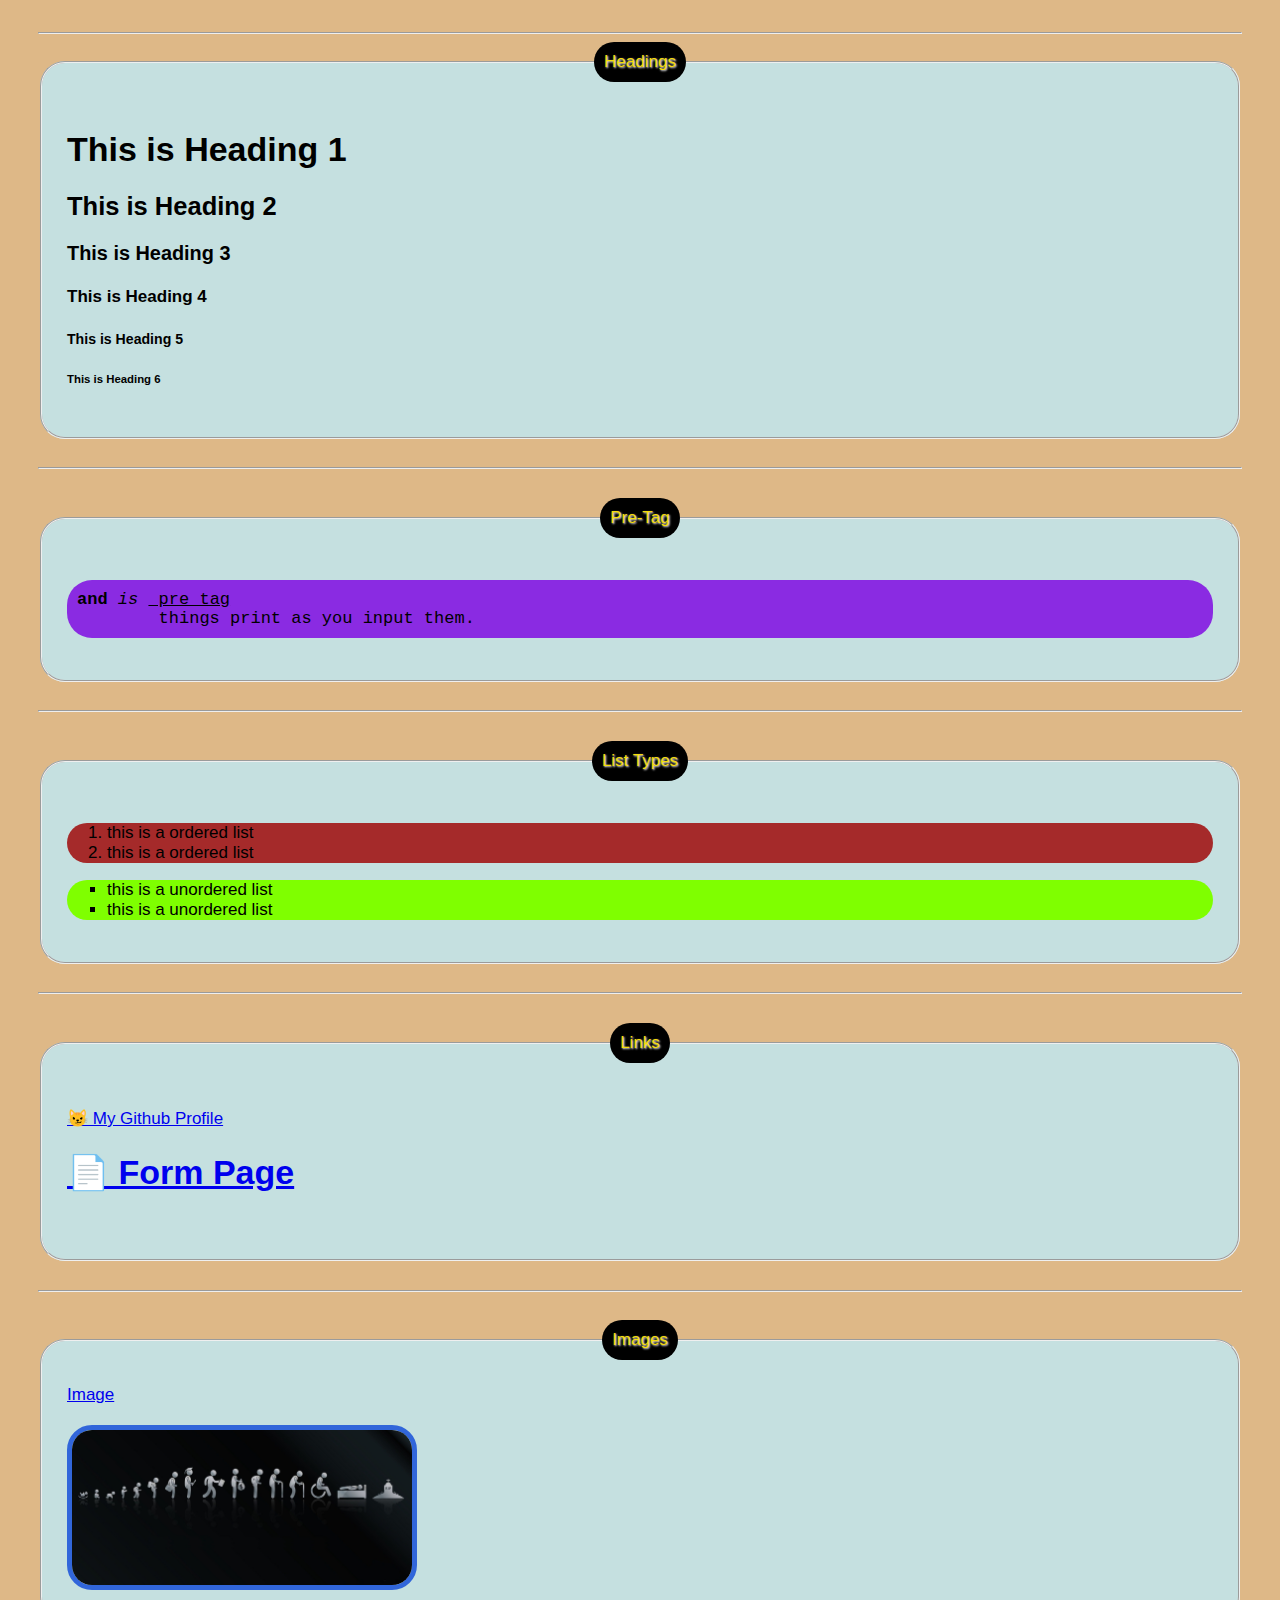
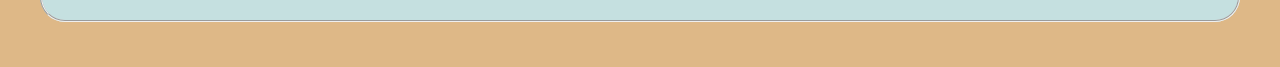
<file: Basic/Index.html>
<!DOCTYPE html>
<html lang="en">

<head>
    <meta charset="UTF-8">
    <meta name="viewport" content="width=device-width, initial-scale=1.0">
    <title>This is a basic Web-Page</title>

    <link rel="stylesheet" href="style.css">
</head>

<body>
    <hr>

    <fieldset>
        <legend>
            Headings
        </legend>
        <div>

            <! this is Heading one !>
                <h1>This is Heading 1</h1>
                <h2>This is Heading 2</h2>
                <h3>This is Heading 3</h3>
                <h4>This is Heading 4</h4>
                <h5>This is Heading 5</h5>
                <h6>This is Heading 6</h6>
    </fieldset>
    </div>
    <br>
    <hr>
    <br>
    <fieldset>

        <legend>
            Pre-Tag
        </legend>
        <pre><b>and</b><i> is</i> <u> pre tag</u>
        things print as you input them.</pre>
    </fieldset><br>

    <hr>
    <br>
    <fieldset>

        <legend>
            List Types
        </legend>
        <ol class="order">
            <li> this is a ordered list</li>
            <li> this is a ordered list</li>
        </ol>
        <ul class="unorder">
            <li>this is a unordered list</li>
            <li>this is a unordered list</li>
        </ul>
    </fieldset><br>
    <hr><br>
    <fieldset>
        <legend>
            Links
        </legend>
        <br>

        <a href="https://github.com/RitikJaat" target="_blank">	&#128572 My Github Profile</a><br>
        <a href="page2.html">
            <h1>&#128196 Form Page</h1>
        </a> <br>
    </fieldset><br>
    <hr>
    <br>
    <fieldset>
        <legend>Images</legend>
        <a href="https://drive.google.com/file/d/1VSAvAzU-Id0-zNR2YIS3G6hmwwHr6z8p/view?usp=drive_link
                ">Image</a><br>
        <br>
        <img src="pxfuel.jpg" alt="This is a Image." width="350">
    </fieldset><br>

</body>

</html>
</file>
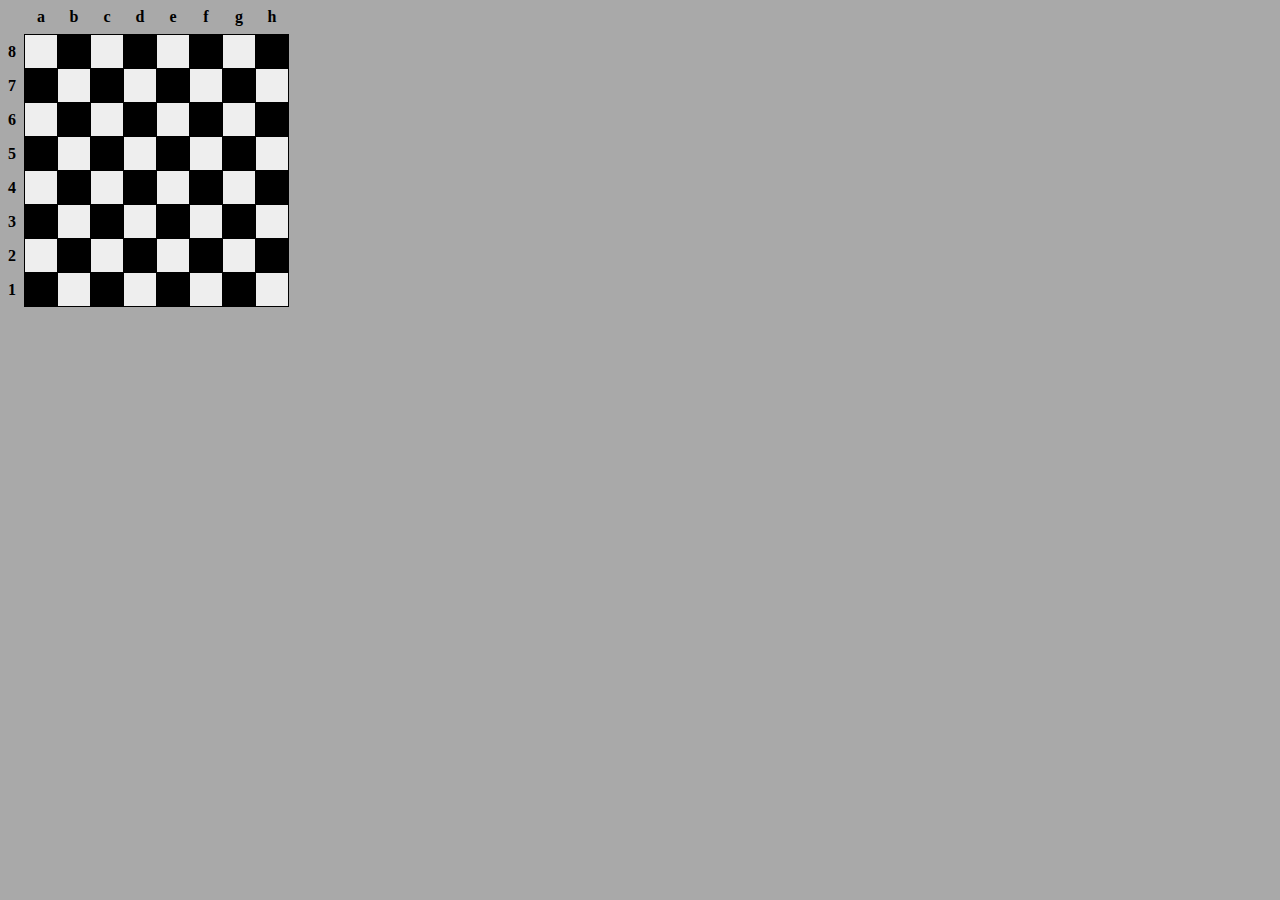
<file: chess/index.html>
<!DOCTYPE html>
<html lang="en">
<head>
    <meta charset="UTF-8">
    <meta name="viewport" content="width=device-width, initial-scale=1.0">
    <title>Chess</title>
    <link rel="shortcut icon" href="https://img.icons8.com/?size=40&id=36030&format=png" type="image/x-icon">
    <link rel="stylesheet" href="style.css">
</head>
<body>
    <div class="layout">
        <table class="chess-board">
            <tbody>
                <tr>
                    <th></th>
                    <th>a</th>
                    <th>b</th>
                    <th>c</th>
                    <th>d</th>
                    <th>e</th>
                    <th>f</th>
                    <th>g</th>
                    <th>h</th>
                </tr>
                <tr>
                    <th>8</th>
                    <td class="light"></td>
                    <td class="dark"></td>
                    <td class="light"></td>
                    <td class="dark"></td>
                    <td class="light"></td>
                    <td class="dark"></td>
                    <td class="light"></td>
                    <td class="dark"></td>
                </tr>
                <tr>
                    <th>7</th>
                    <td class="dark"></td>
                    <td class="light"></td>
                    <td class="dark"></td>
                    <td class="light"></td>
                    <td class="dark"></td>
                    <td class="light"></td>
                    <td class="dark"></td>
                    <td class="light"></td>
                </tr>
                <tr>
                    <th>6</th>
                    <td class="light"></td>
                    <td class="dark"></td>
                    <td class="light"></td>
                    <td class="dark"></td>
                    <td class="light"></td>
                    <td class="dark"></td>
                    <td class="light"></td>
                    <td class="dark"></td>
                </tr>
                <tr>
                    <th>5</th>
                    <td class="dark"></td>
                    <td class="light"></td>
                    <td class="dark"></td>
                    <td class="light"></td>
                    <td class="dark"></td>
                    <td class="light"></td>
                    <td class="dark"></td>
                    <td class="light"></td>
                </tr>
                <tr>
                    <th>4</th>
                    <td class="light"></td>
                    <td class="dark"></td>
                    <td class="light"></td>
                    <td class="dark"></td>
                    <td class="light"></td>
                    <td class="dark"></td>
                    <td class="light"></td>
                    <td class="dark"></td>
                </tr>
                <tr>
                    <th>3</th>
                    <td class="dark"></td>
                    <td class="light"></td>
                    <td class="dark"></td>
                    <td class="light"></td>
                    <td class="dark"></td>
                    <td class="light"></td>
                    <td class="dark"></td>
                    <td class="light"></td>
                </tr>
                <tr>
                    <th>2</th>
                    <td class="light"></td>
                    <td class="dark"></td>
                    <td class="light"></td>
                    <td class="dark"></td>
                    <td class="light"></td>
                    <td class="dark"></td>
                    <td class="light"></td>
                    <td class="dark"></td>
                </tr>
                <tr>
                    <th>1</th>
                    <td class="dark"></td>
                    <td class="light"></td>
                    <td class="dark"></td>
                    <td class="light"></td>
                    <td class="dark"></td>
                    <td class="light"></td>
                    <td class="dark"></td>
                    <td class="light"></td>
                </tr>
            </tbody>
        </table>
    </div>
</body>
</html>
</file>
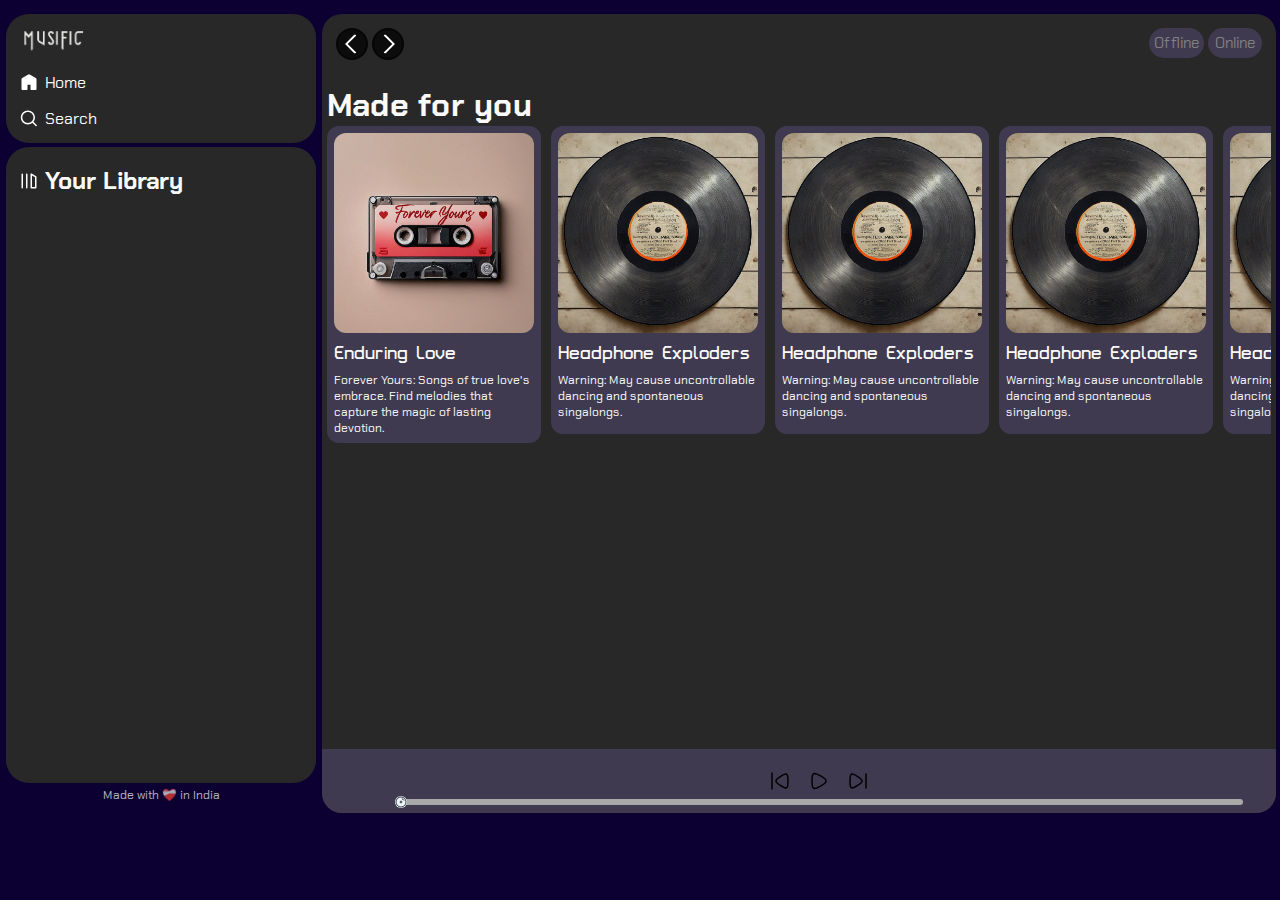
<file: Musific/index.html>
<!DOCTYPE html>
<html lang="en">

<head>
    <meta charset="UTF-8">
    <meta name="viewport" content="width=device-width, initial-scale=1.0">
    <title>Musific</title>
    <link rel="stylesheet" href="style.css">
    <link rel="stylesheet" href="utilities.css">
    <link rel="shortcut icon" href="/Musific/assets/favicon_svg.svg" type="image/x-icon">
</head>

<body>
    <div class="container flex bg-black prevent-select">
        <div class="left rounded">
            <div class="home margin padding bg-lblack overflow">
                <div class="box1">

                    <div class="logo">
                        <img src="/Musific/assets/textlogo.svg" draggable="false" alt="logo">
                    </div>

                    <ul>
                        <li><img class="invert" src="/Musific/assets/home.svg" alt="home" draggable="false">Home</li>
                        <li><img class="invert" src="/Musific/assets/lens.svg" alt="lens" draggable="false">Search</li>

                    </ul>
                </div>

            </div>

            <div class="library bg-lblack overflow">
                <div class="heading">
                    <img class="invert" src="/Musific/assets/library.svg" alt="library" draggable="false">
                    <h2>Your Library</h2>
                </div>

                <div class="songList" id="songList">
                    <ul>
                        
                    </ul>
                </div>

            </div>

            <div class="footer">
                Made with ❤️‍🩹 in India
            </div>

        </div>

        <div class="right rounded bg-lblack margin" style="margin: 14px 4px 0 0">
            <div class="header padding">
                <div class="arrows">
                    <img class="invert" src="/Musific/assets/backarrow.svg" alt="back" draggable="false">
                    <img class="invert" src="/Musific/assets/forwardarrow.svg" alt="forward" draggable="false">
                </div>
                <div class="buttons">
                    <button class="localbtn">Offline</button>
                    <button class="onlinebtn">Online</button>
                </div>
            </div>

            <div class="mfu">
                <h1>Made for you</h1>
                <div class="cardContainer">
                    <div class="card">
                        <div class="play">
                            <svg xmlns="http://www.w3.org/2000/svg" viewBox="0 0 24 24" width="24" height="24"
                                color="#000000" fill="var(--dblue)">
                                <circle cx="12" cy="12" r="10" stroke="var(--dblue)" stroke-width="1.5" />
                                <path
                                    d="M9.5 11.1998V12.8002C9.5 14.3195 9.5 15.0791 9.95576 15.3862C10.4115 15.6932 11.0348 15.3535 12.2815 14.6741L13.7497 13.8738C15.2499 13.0562 16 12.6474 16 12C16 11.3526 15.2499 10.9438 13.7497 10.1262L12.2815 9.32594C11.0348 8.6465 10.4115 8.30678 9.95576 8.61382C9.5 8.92086 9.5 9.6805 9.5 11.1998Z"
                                    fill="var(--lblue)" />
                            </svg>
                        </div>
                        <img src="/Musific/assets/forever-yours.jpeg" alt="forever-yours">
                        <h3>Enduring Love</h3>
                        <p>Forever Yours: Songs of true love's embrace. Find melodies that capture the magic of lasting
                            devotion.</p>
                    </div>



                    <div class="card">
                        <div class="play">
                            <svg xmlns="http://www.w3.org/2000/svg" viewBox="0 0 24 24" width="24" height="24"
                                color="#000000" fill="var(--dblue)">
                                <circle cx="12" cy="12" r="10" stroke="var(--dblue)" stroke-width="1.5" />
                                <path
                                    d="M9.5 11.1998V12.8002C9.5 14.3195 9.5 15.0791 9.95576 15.3862C10.4115 15.6932 11.0348 15.3535 12.2815 14.6741L13.7497 13.8738C15.2499 13.0562 16 12.6474 16 12C16 11.3526 15.2499 10.9438 13.7497 10.1262L12.2815 9.32594C11.0348 8.6465 10.4115 8.30678 9.95576 8.61382C9.5 8.92086 9.5 9.6805 9.5 11.1998Z"
                                    fill="var(--lblue)" />
                            </svg>
                        </div>
                        <img src="/Musific/assets/music-disk.jpeg" alt="Music-Disk">
                        <h3>Headphone Exploders</h3>
                        <p>Warning: May cause uncontrollable dancing and spontaneous singalongs.</p>
                    </div>



                    <div class="card">
                        <div class="play">
                            <svg xmlns="http://www.w3.org/2000/svg" viewBox="0 0 24 24" width="24" height="24"
                                color="#000000" fill="var(--dblue)">
                                <circle cx="12" cy="12" r="10" stroke="var(--dblue)" stroke-width="1.5" />
                                <path
                                    d="M9.5 11.1998V12.8002C9.5 14.3195 9.5 15.0791 9.95576 15.3862C10.4115 15.6932 11.0348 15.3535 12.2815 14.6741L13.7497 13.8738C15.2499 13.0562 16 12.6474 16 12C16 11.3526 15.2499 10.9438 13.7497 10.1262L12.2815 9.32594C11.0348 8.6465 10.4115 8.30678 9.95576 8.61382C9.5 8.92086 9.5 9.6805 9.5 11.1998Z"
                                    fill="var(--lblue)" />
                            </svg>
                        </div>
                        <img src="/Musific/assets/music-disk.jpeg" alt="Music-Disk">
                        <h3>Headphone Exploders</h3>
                        <p>Warning: May cause uncontrollable dancing and spontaneous singalongs.</p>
                    </div>



                    <div class="card">
                        <div class="play">
                            <svg xmlns="http://www.w3.org/2000/svg" viewBox="0 0 24 24" width="24" height="24"
                                color="#000000" fill="var(--dblue)">
                                <circle cx="12" cy="12" r="10" stroke="var(--dblue)" stroke-width="1.5" />
                                <path
                                    d="M9.5 11.1998V12.8002C9.5 14.3195 9.5 15.0791 9.95576 15.3862C10.4115 15.6932 11.0348 15.3535 12.2815 14.6741L13.7497 13.8738C15.2499 13.0562 16 12.6474 16 12C16 11.3526 15.2499 10.9438 13.7497 10.1262L12.2815 9.32594C11.0348 8.6465 10.4115 8.30678 9.95576 8.61382C9.5 8.92086 9.5 9.6805 9.5 11.1998Z"
                                    fill="var(--lblue)" />
                            </svg>
                        </div>
                        <img src="/Musific/assets/music-disk.jpeg" alt="Music-Disk">
                        <h3>Headphone Exploders</h3>
                        <p>Warning: May cause uncontrollable dancing and spontaneous singalongs.</p>
                    </div>



                    <div class="card">
                        <div class="play">
                            <svg xmlns="http://www.w3.org/2000/svg" viewBox="0 0 24 24" width="24" height="24"
                                color="#000000" fill="var(--dblue)">
                                <circle cx="12" cy="12" r="10" stroke="var(--dblue)" stroke-width="1.5" />
                                <path
                                    d="M9.5 11.1998V12.8002C9.5 14.3195 9.5 15.0791 9.95576 15.3862C10.4115 15.6932 11.0348 15.3535 12.2815 14.6741L13.7497 13.8738C15.2499 13.0562 16 12.6474 16 12C16 11.3526 15.2499 10.9438 13.7497 10.1262L12.2815 9.32594C11.0348 8.6465 10.4115 8.30678 9.95576 8.61382C9.5 8.92086 9.5 9.6805 9.5 11.1998Z"
                                    fill="var(--lblue)" />
                            </svg>
                        </div>
                        <img src="/Musific/assets/music-disk.jpeg" alt="Music-Disk">
                        <h3>Headphone Exploders</h3>
                        <p>Warning: May cause uncontrollable dancing and spontaneous singalongs.</p>
                    </div>



                </div>
            </div>

            <div class="playbar">

                <div class="songinfo"></div>

                <div class="songcontrols">
                    <img src="/Musific/assets/previous.svg" alt="previous song">
                    <img src="/Musific/assets/play.svg" alt="play/pause song">
                    <img src="/Musific/assets/next.svg" alt="next song">
                </div>

                <div class="seekbar">
                    <div class="circle">
                        <img src="/Musific/assets/disk.svg" alt="disk">
                    </div>
                </div>


                <div class="timebar"></div>
            </div>
        </div>

    </div>
    <script src="script.js"></script>

</body>

</html>
</file>
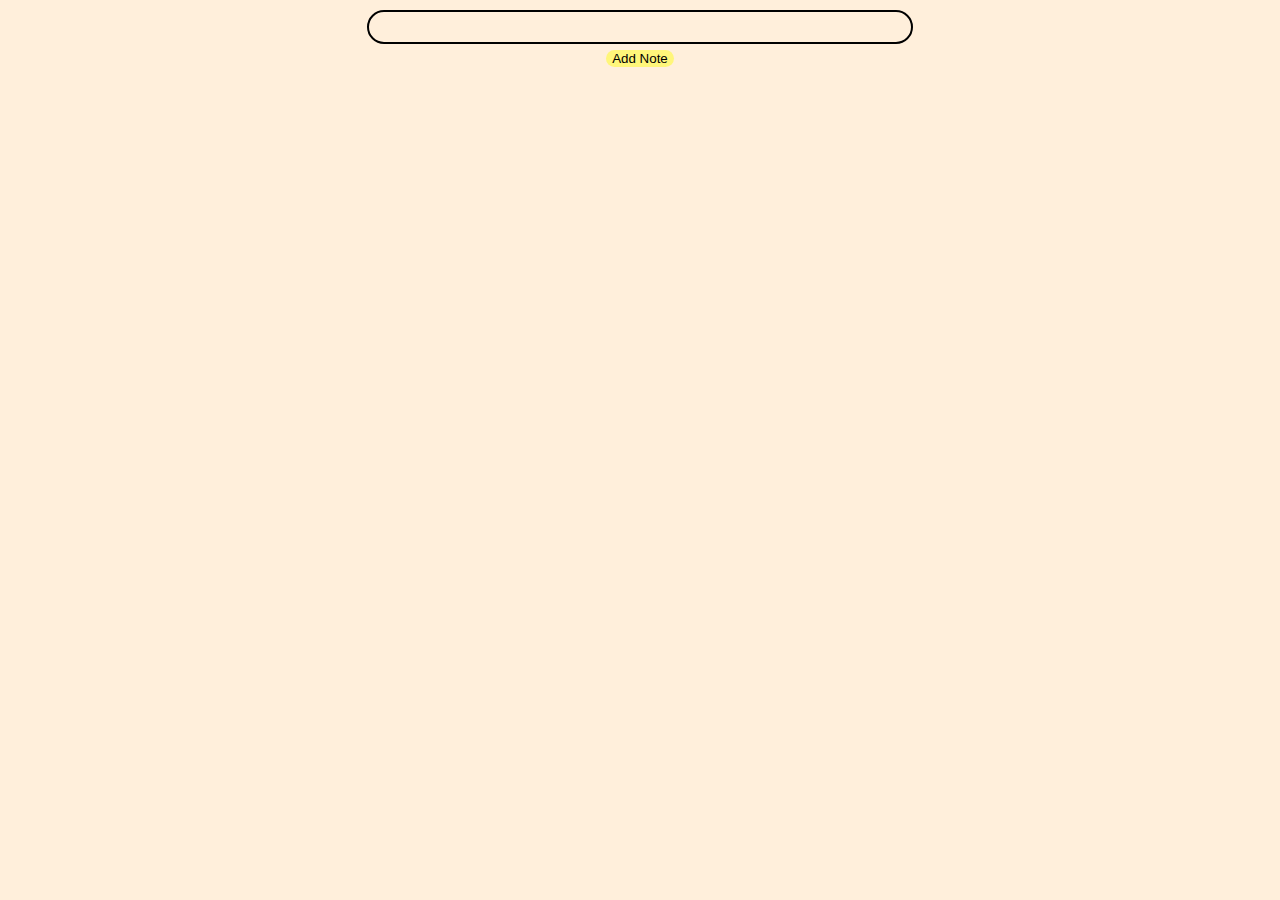
<file: Notes/index.html>
<!DOCTYPE html>
<html lang="en">
<head>
    <meta charset="UTF-8">
    <meta name="viewport" content="width=device-width, initial-scale=1.0">
    <title>Notes</title>
    <link rel="stylesheet" href="style.css">
</head>
<body>
    <div class="container">
        
    </div>
    <div class="buttons">
        <button id="addnote">Add Note</button>
    </div>

    <script src="script.js"></script>
</body>
</html>
</file>
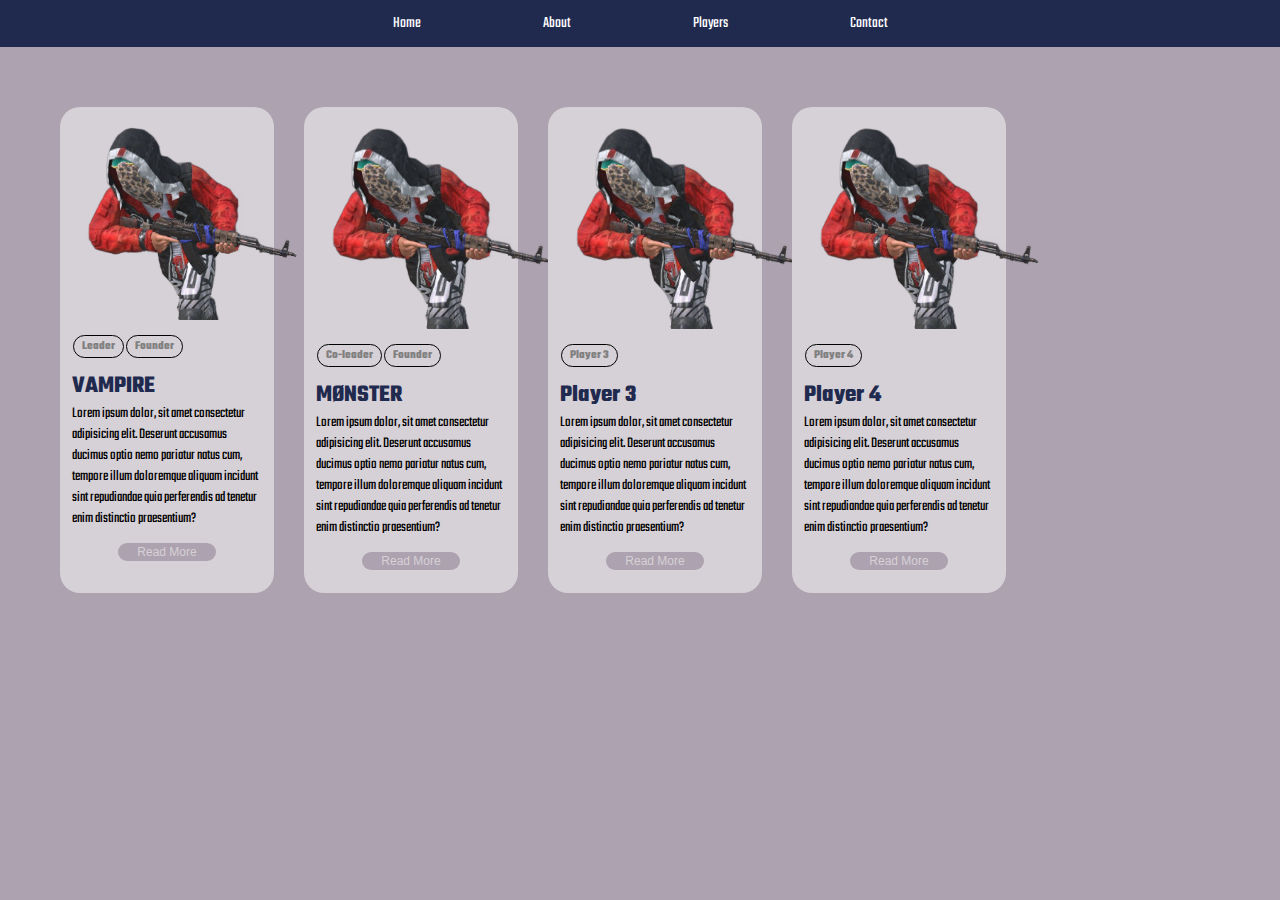
<file: AsurEsports/players.html>
<!DOCTYPE html>
<html lang="en">

<head>
    <meta charset="UTF-8">
    <meta name="viewport" content="width=device-width, initial-scale=1.0">
    <title>Active Roster</title>
    <link rel="stylesheet" href="style.css">
    <style>
        main {
            padding: 45px;
            display: flex;
        }

        .card {
            background-color: var(--third-color);
            width: 214px;
            /* height: 455px; */
            border-radius: 20px;
            margin: 15px 15px;
            padding: 0 0 20px 0;
            /* overflow: hidden; */
        }

        .imgage img {
            padding: 6px 20px;
        }

        .card:hover {
            transition: all 300ms ease-in;
            scale: 1.125;
        }

        .card {
            transition: all 300ms ease-out;
            -webkit-user-select: none;
            /* Safari */
            -ms-user-select: none;
            /* IE 10 and IE 11 */
            user-select: none;
        }

        .content {
            padding: 12px;
        }

        h2 {
            color: var(--primary-color);
        }

        .content p {
            font-size: 15px;
        }

        h2:hover {
            transition: 1.3s;
            color: var(--selector-color);
        }

        .capusles {
            padding: 0 13px;
        }

        .capusles span {
            border: 1px solid black;
            border-radius: 20px;
            padding: 2px 8px;
            color: gray;
            font-size: 12px;
            font-weight: bold;
            overflow: hidden;
        }

        span:hover {
            color: var(--selector-color);
        }

        .button {
            text-align: center;
        }

        .button button {
            padding: 2px 9%;
            border-radius: 23px;
            background-color: var(--secondary-color);
            color: var(--third-color);
            font-size: 12px;
            border: none;
        }

        .button button:hover {
            background-color: var(--primary-color);
            color: var(--selector-color);
        }
    </style>
</head>

<body>
    <header>
        <nav>
            <ul><a href="/AsurEsports/home.html" draggable="false">Home</a></ul>
            <ul><a href="/AsurEsports/about.html" draggable="false">About</a></ul>
            <ul><a href="/AsurEsports/players.html" draggable="false">Players</a></ul>
            <ul><a href="/AsurEsports/contact.html" draggable="false">Contact</a></ul>
        </nav>
    </header>
    <main>
        <div class="card">
            <div class="imgage">
                <img src="/AsurEsports/Res/Players/m0nster.png" alt="m0nster" width="220px" draggable="false">
            </div>

            <div class="capusles">
                <span>Leader</span>
                <span>Founder</span>
            </div>

            <div class="content">
                <h2>VAMPIRE</h2>
                <p>Lorem ipsum dolor, sit amet consectetur adipisicing elit. Deserunt accusamus ducimus optio nemo
                    pariatur natus cum, tempore illum doloremque aliquam incidunt sint repudiandae quia perferendis
                    ad tenetur enim distinctio praesentium?</p>
            </div>

            <div class="button"><button>Read More</button></div>
        </div>

        <div class="card">
            <div class="imgage">
                <img src="/AsurEsports/Res/Players/m0nster.png" alt="m0nster" width="230px" draggable="false">
            </div>

            <div class="capusles">
                <span>Co-leader</span>
                <span>Founder</span>
            </div>

            <div class="content">
                <h2>MØNSTER</h2>
                <p>Lorem ipsum dolor, sit amet consectetur adipisicing elit. Deserunt accusamus ducimus optio nemo
                    pariatur natus cum, tempore illum doloremque aliquam incidunt sint repudiandae quia perferendis
                    ad tenetur enim distinctio praesentium?</p>
            </div>

            <div class="button"><button>Read More</button></div>
        </div>

        <div class="card">
            <div class="imgage">
                <img src="/AsurEsports/Res/Players/m0nster.png" alt="m0nster" width="230px" draggable="false">
            </div>

            <div class="capusles">
                <span>Player 3</span>
            </div>

            <div class="content">
                <h2>Player 3</h2>
                <p>Lorem ipsum dolor, sit amet consectetur adipisicing elit. Deserunt accusamus ducimus optio nemo
                    pariatur natus cum, tempore illum doloremque aliquam incidunt sint repudiandae quia perferendis
                    ad tenetur enim distinctio praesentium?</p>
            </div>

            <div class="button"><button>Read More</button></div>
        </div>

        <div class="card">
            <div class="imgage">
                <img src="/AsurEsports/Res/Players/m0nster.png" alt="m0nster" width="230px" draggable="false">
            </div>

            <div class="capusles">
                <span>Player 4</span>
            </div>

            <div class="content">
                <h2>Player 4</h2>
                <p>Lorem ipsum dolor, sit amet consectetur adipisicing elit. Deserunt accusamus ducimus optio nemo
                    pariatur natus cum, tempore illum doloremque aliquam incidunt sint repudiandae quia perferendis
                    ad tenetur enim distinctio praesentium?</p>
            </div>

            <div class="button"><button>Read More</button></div>
        </div>

    </main>
</body>

</html>
</file>
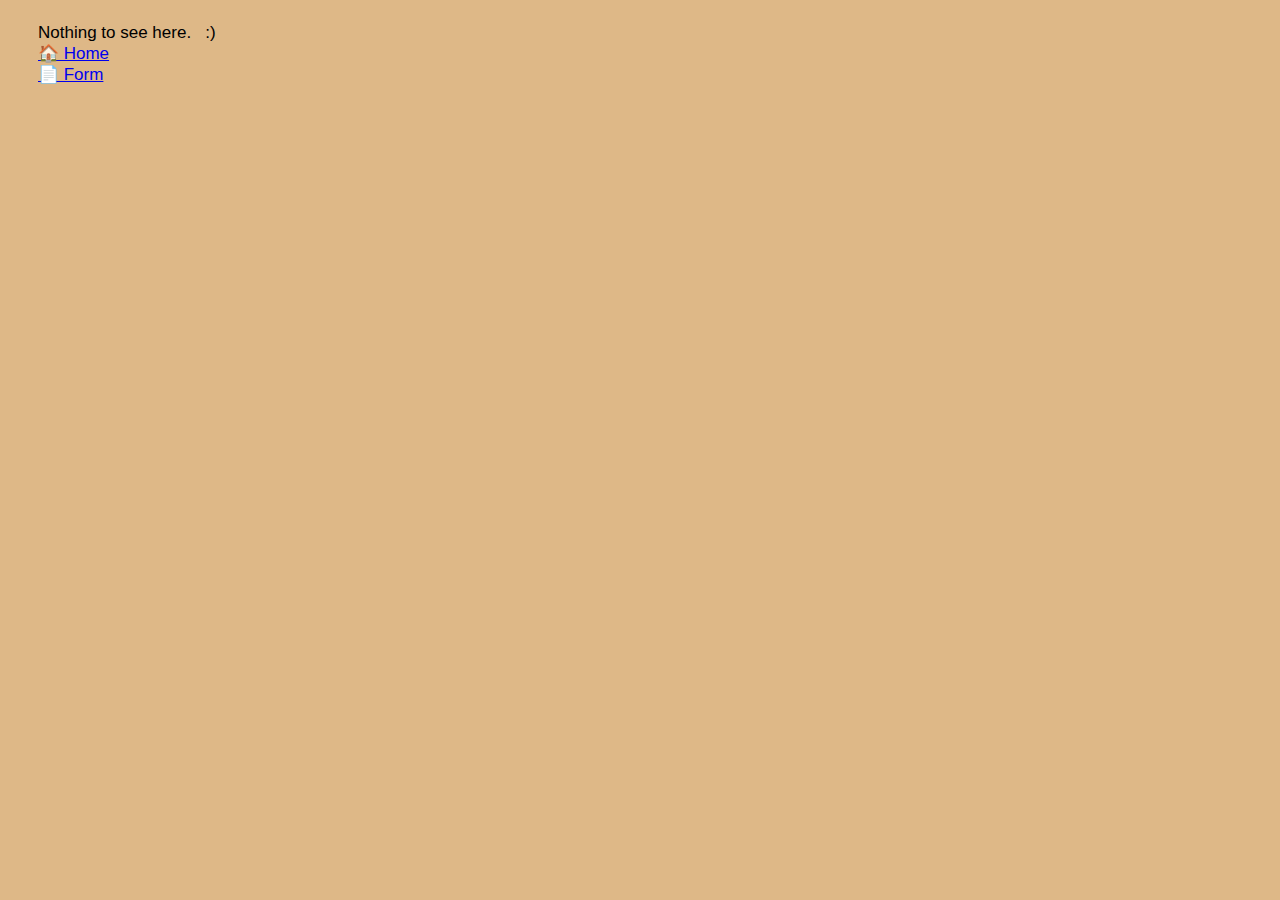
<file: Basic/about.html>
<!DOCTYPE html>
<html lang="en">
<head>
    <meta charset="UTF-8">
    <meta name="viewport" content="width=device-width, initial-scale=1.0">
    <link rel="icon" href="https://cdn.iconscout.com/icon/premium/png-512-thumb/lazy-work-9110534-7413756.png?f=webp&w=256" >
    <title>Just a lazy Bum</title>
    <link rel="stylesheet" href="style.css">
</head>

<body>
Nothing to see here. &nbsp;  :)
<br>
<footer>

    <a href="Index.html">&#127968 Home</a><br>
    <a href="page2.html">&#128196 Form</a>
</footer>
</body>
</html>
</file>
<file: Basic/style.css>
* {
    box-sizing: border-box;
}

@media only screen and (max-width=455px) {

    body {
        display: flex;
    }

    .box {
        display: flex;
    }

    feildset {
        display: flex;
    }
}

header {
    text-align: center;
    background-color: yellow;
    border-radius: 25px;
}

body {
    font-family: Verdana, Geneva, Tahoma, sans-serif;
    margin: 15px 30px;
    font-size: 17px;
    padding: 8px;
    background-color: burlywood;
}

#box {
    float: right;
}

input {
    resize: none;
    border-radius: 25px;
    padding: 0px 7px;
}

#about{
    resize: none;
    border-radius: 25px;
    padding: 0px 9px;
}
#p2about{
    resize: none;
    border-radius: 25px;
    padding: 0px 9px;
}


fieldset {
    background-color: rgb(197, 224, 224);
    border-radius: 25px;
    padding: 25px;
}

section {
    background-color: blueviolet;
}

ul {
    list-style-type: square;
}


legend {
    text-align: center;
    color: rgb(245, 221, 11);
    background-color: black;
    text-shadow: 1px 1px 2px rgb(255, 255, 255);
    padding: 10px;
    border-radius: 25px;

}

.fper {
    margin: 25px;
}

img {
    border-radius: 25px;
    border: 5px solid rgb(49, 102, 218);
}

.box {
    float: right;
    margin: 5px;
}

.firstp {
    background-color: aqua;

}

.secondp {
    background-color: pink;
}

pre {
    background-color: blueviolet;
    border-radius: 25px;
    padding: 10px;
}

.order {
    background-color: brown;
    border-radius: 25px;
}

.unorder {
    background-color: chartreuse;
    border-radius: 25px;
}

a:hover {
    color: rgb(36, 211, 103);
    text-decoration: none;
}
</file>
<file: chess/style.css>
* {
    margin: 0;
    padding: 0;
}

body {
    background-color: darkgray;
}


.chess-board {
    border-spacing: 0;
    border-collapse: collapse;
}

.chess-board th {
    padding: .5em;
}

.chess-board td {
    border: 1px solid;
    width: 2em;
    height: 2em;
}

.chess-board .light {
    background: #eee;
}

.chess-board .dark {
    background: #000;
}
</file>
<file: Musific/style.css>
* {
    padding: 0px;
    margin: 0px;
    font-family: "Chakra Petch", sans-serif;
}

body {
    background-color: var(--dblue);
}

.logo img {
    width: 67px;
}

.bg-black {
    background-color: var(--dblue);
    color: var(--text-color);
}

.bg-lblack {
    background-color: var(--bg-color);
    border-radius: 23px;
}

.left {
    width: 25vw;
    padding: 10px 2px;
}

.right {
    width: 75vw;
    margin: 26px 0;
    position: relative;
    overflow: hidden;
}

.home ul li {
    display: flex;
    gap: 7px;
    width: 18px;
    list-style: none;
    padding-top: 15px;
}

.heading {
    display: flex;
    gap: 7px;
    width: 100%;
    padding-top: 15px;
    align-items: center;
}

.heading img {
    width: 18px;
}

.footer {
    display: flex;
    justify-content: center;
    font-size: 12px;
    color: rgba(255, 255, 255, 0.719);
}

.library {
    min-height: 70vh;
    margin: 4px;
    padding: 3px 14px;
    position: relative;
    overflow: hidden;
}

.arrows img {
    width: 20px;
    border: 2px solid;
    padding: 4px;
    border-radius: 20px;
    background-color: rgba(255, 255, 255, 0.7);
}

.header {
    display: flex;
    gap: 12px;
    justify-content: space-between;
}


.songList ul {
    padding: 0 12px;
}

.songList ul li {
    list-style-type: none;
    padding: 10px 12px;
    background-color: var(--grayblue);
    border-radius: 9px;
    margin: 5px 0;
    justify-content: space-between;
    display: flex;
    cursor: pointer;
}

.songList .info {
    font-size: 10px;
    text-align: center;
}

.info{
    width: 50%;
}

.cardContainer {
    display: flex;
    gap: 10px;
    flex-wrap: wrap;
    flex-direction: column;
    align-items: center;
    overflow-x: scroll;
    max-height: 50vh;
}

.songList {
    max-height: 60vh;
    align-items: center;
    overflow-y: scroll;
}

.mfu {
    padding: 5px;
}

.card {
    width: 200px;
    padding: 7px;
    border-radius: 12px;
    background-color: var(--grayblue);
    min-height: 294px;
    position: relative;

}

h3 {
    padding-top: 5px;
    font-family: "Turret Road";
}

.card p {
    font-size: 12px;
    padding-top: 8px;
}

.card img {
    width: 100%;
    border-radius: 12px;
    object-fit: contain;
}

.play {
    position: absolute;
    top: 180px;
    right: 20px;
    opacity: 0;
    transition: all 0.6s ease-in-out;
}

.card .play:hover {
    top: 170px;
    opacity: 1;
}

.localbtn {
    border: none;
    border-radius: 25px;
    padding: 5px;
    background-color: var(--grayblue);
    color: gray;
    cursor: pointer;
    font-size: 15px;
}

.localbtn:hover {
    font-size: 16px;
    transition: all 100ms ease-in-out;
    color: var(--text-color);
}

.onlinebtn {
    border: none;
    border-radius: 25px;
    padding: 5px 7px;
    background-color: var(--grayblue);
    color: gray;
    cursor: pointer;
    font-size: 15px;
}

.onlinebtn:hover {
    font-size: 16px;
    transition: all 100ms ease-in-out;
    color: var(--text-color);
}



.playbar {
    display: flex;
    flex-direction: column;
    justify-content: center;
    align-items: center;
    position: absolute;
    bottom: 0;
    background-color: var(--grayblue);
    width: 100%;
    padding: 20px;
}

.songcontrols {
    display: flex;
    justify-content: center;
    gap: 15px;
}

.seekbar {
    height: 2px;
    width: 85%;
    background-color: darkgray;
    padding: 2px;
    bottom: 3px;
    position: absolute;
    border-radius: 12px;
    margin :5px;
}

.circle img{
    position: absolute;
    width: 12px;
    height: 12px;
    border-radius: 13px;
    bottom: -2.5px;
    background-color: aliceblue;
    left: 0%;
    transition: left 0.7s;
}
</file>
<file: Musific/utilities.css>
@import url('https://fonts.googleapis.com/css2?family=Chakra+Petch:ital,wght@0,300;0,400;0,500;0,600;0,700;1,300;1,400;1,500;1,600;1,700&family=DotGothic16&family=Turret+Road:wght@200;300;400;500;700;800&display=swap');

.prevent-select {
    -webkit-user-select: none;
    /* Safari */
    -ms-user-select: none;
    /* IE 10 and IE 11 */
    user-select: none;
    /* Standard syntax */
}

.flex {
    display: flex;
}

.overflow {
    overflow: hidden;
}

.justify-center {
    justify-content: center;
}

.item-center {
    align-items: center;
}

.invert {
    filter: invert(1);
}

.rounded {
    border-radius: 20px;
}

.margin {
    margin: 4px;
}

.padding {
    padding: 14px;
}

:root {
    --text-color: #fafafa;
    --bg-color: #282828;
    --dblue: #0c0032;
    --ug-color: #190061;
    --blue: #240090;
    --lblue: #3500d3;
    --grayblue: #403a50;
}

::-webkit-scrollbar {
  width: 5px; /* Adjust to your desired minimum width */
}

/* For Chrome, Edge, and Safari */
*::-webkit-scrollbar {
  width: 5px; /* Adjust to your desired minimum width */
}

/* For Firefox */
scrollbar-thin {  /* This might not be supported in all browsers  */
  width: 5px; /* Adjust to your desired minimum width */
}
</file>
<file: Notes/style.css>
body {
    margin: 0;
    padding: 0;
    display: flex;
    align-items: center;
    justify-content: center;
    flex-direction: column;
    background-color: rgba(255, 228, 196, 0.603);
}

.container {
    border: 2px solid black;
    border-radius: 25px;
    width: 40vw;
    height: auto;
    margin-top: 10px;
    overflow: hidden;
    background-image: url(https://img.freepik.com/free-photo/white-paper-texture_1194-5416.jpg?w=740&t=st=1712901589~exp=1712902189~hmac=4c9b3b7dbba2582a4f01458064466ebbfb92cacb05acbbd21884748b335d4cbd);
    fill: auto;
    padding: 15px;
}

.buttons {
    margin: 5px;
}

#addnote {
    background-color: rgba(255, 255, 0, 0.445);
    border-radius: 25px;
    border-style: none;
}

#addnote:hover {
    transition: 100ms;
    background-color: rgba(255, 255, 0, 0.575);
    border-radius: 25px;
    border-color: red;
    border-style: double;
}

#getnote {
    background-color: rgba(255, 255, 0, 0.445);
    border-radius: 25px;
    border-style: none;
}

#getnote:hover {
    transition: 100ms;
    background-color: rgba(255, 255, 0, 0.575);
    border-radius: 25px;
    border-color: red;
    border-style: double;
}
</file>
<file: AsurEsports/style.css>
@import url('https://fonts.googleapis.com/css2?family=Teko:wght@300..700&display=swap');

* {
    margin: 0;
    padding: 0;
}
.prevent-select {
    -webkit-user-select: none; /* Safari */
    -ms-user-select: none; /* IE 10 and IE 11 */
    user-select: none; /* Standard syntax */
  }

:root {
    --primary-color: #1f2a4e;
    --secondary-color: #ada2af;
    --third-color: #d6d1d7;
    --selector-color: #da0a0b;
    --white: #fefefe;
}

header {
    position: sticky;
    position: -webkit-sticky;
    top: 0;
}

body {
    background-color: var(--secondary-color);
    font-family: "Teko", sans-serif;
}

footer {
    margin: 5px;
}

nav {
    background-color: var(--primary-color);
    padding: 12px 0;
    text-align: center;
}

ul {
    text-decoration: none;
    display: inline;
    padding: 20px 60px;
}

a:hover {
    color: var(--selector-color)
}

a {
    text-decoration: none;
    color: var(--white);
}
</file>
